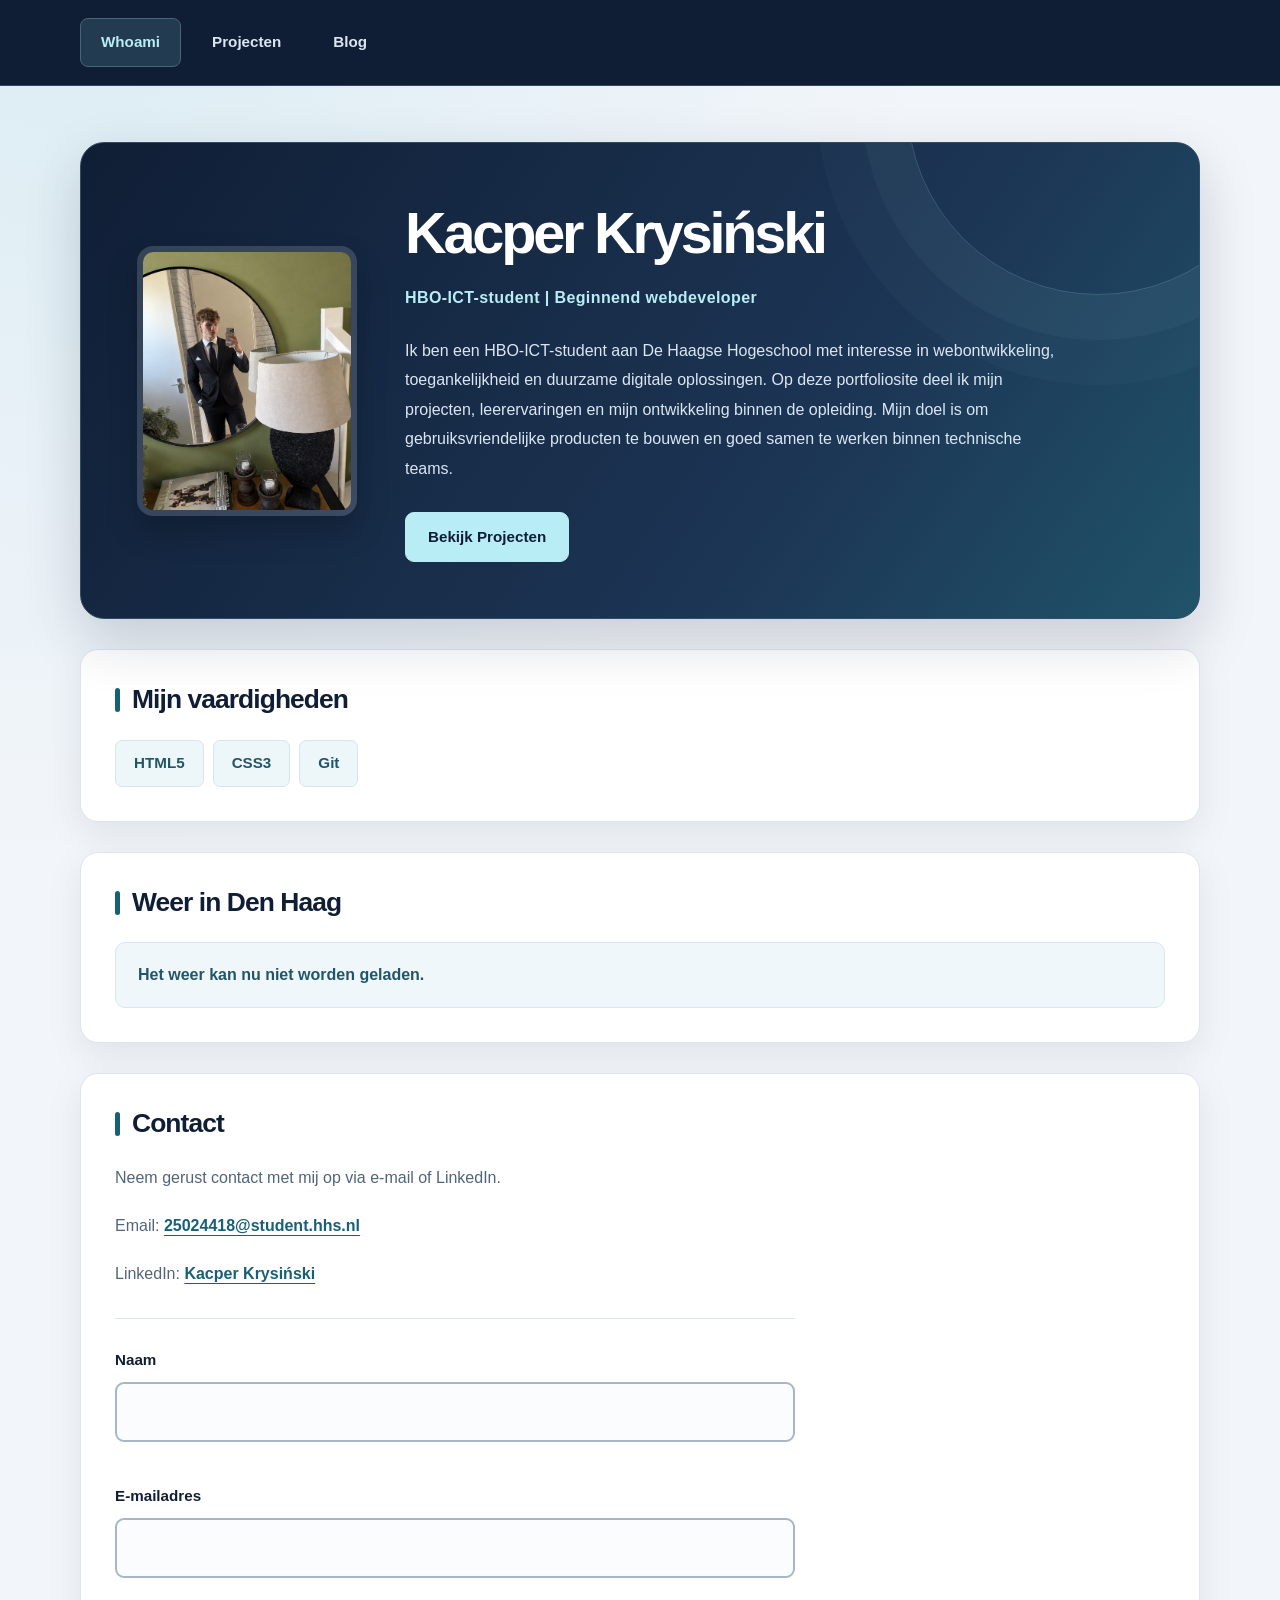
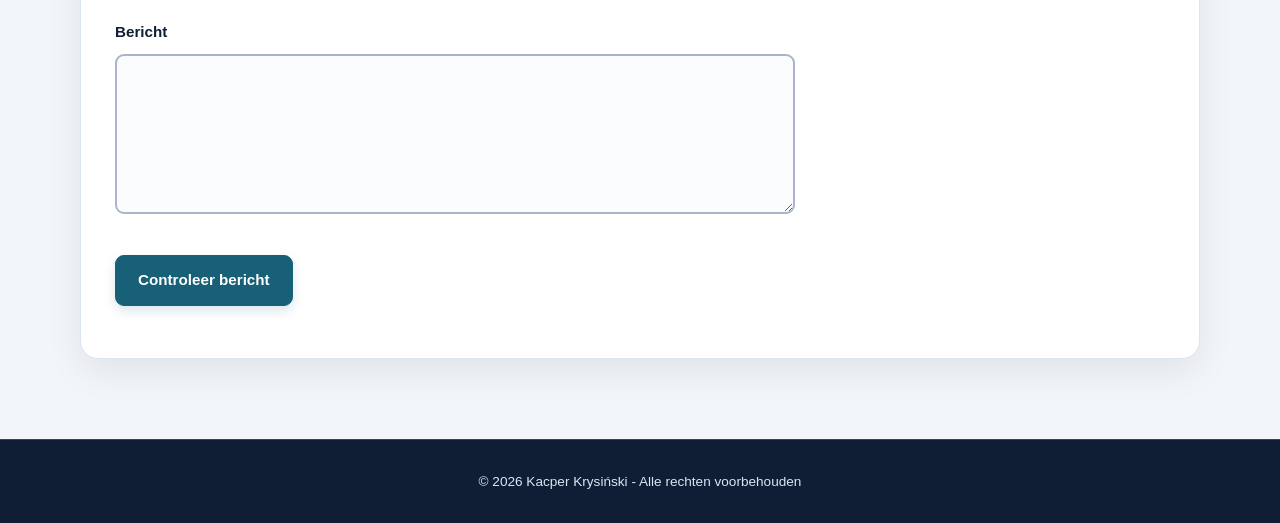
<file: index.html>
<!DOCTYPE html>
<html lang="nl">
<head>
    <meta charset="UTF-8">
    <meta name="viewport" content="width=device-width, initial-scale=1.0">
    <title>Portfolio - Whoami</title>
    <meta name="description" content="Persoonlijke portfolio met informatie over mij en mijn vaardigheden.">
    <link rel="stylesheet" href="css/style.css">

</head>
<body>
    <header>
        <nav>
            <a class="active" href="index.html">Whoami</a>
            <a href="projecten.html">Projecten</a>
            <a href="blog.html">Blog</a>
        </nav>
    </header>

    <main>

<section class="intro">
<img src="img/foto.PNG" alt="Profielfoto van Kacper Krysiński">
<div class="intro-text">
    <h1>Kacper Krysiński</h1>
    <p class="functieomschrijving"> HBO-ICT-student | Beginnend webdeveloper</p>

    <p>Ik ben een HBO-ICT-student aan De Haagse Hogeschool met interesse
        in webontwikkeling, toegankelijkheid en duurzame digitale oplossingen.
        Op deze portfoliosite deel ik mijn projecten, leerervaringen en mijn
        ontwikkeling binnen de opleiding. Mijn doel is om gebruiksvriendelijke
        producten te bouwen en goed samen te werken binnen technische teams.</p>
    <a href="projecten.html" class="button">Bekijk Projecten</a>
</div>
</section>

<section class="vaardigheden">
    <h2>Mijn vaardigheden</h2>

    <p class="tags">
        <span>HTML5</span>
        <span>CSS3</span>
        <span>Git</span>
    </p>
</section>

<section class="weer">
    <h2>Weer in Den Haag</h2>
    <div id="weer-resultaat" aria-live="polite">
        Gegevens laden...
    </div>
</section>

<section class="contact">
    <h2>Contact</h2>
    <p>Neem gerust contact met mij op via e-mail of LinkedIn.</p>
    <p>Email: <a href="mailto:25024418@student.hhs.nl">25024418@student.hhs.nl</a></p>
    <p>LinkedIn: <a href="https://www.linkedin.com/in/kacper-krysiński-9b8b8b2b/" target="_blank">Kacper Krysiński</a></p>

    <form id="contactformulier" novalidate>
        <label for="naam">Naam</label>
<input id="naam" name="naam" type="text" aria-describedby="naam-fout">
<p id="naam-fout" aria-live="polite"></p>

       <label for="email">E-mailadres</label>
<input id="email" name="email" type="email" aria-describedby="email-fout">
<p id="email-fout" aria-live="polite"></p>

        <label for="bericht">Bericht</label>
<textarea id="bericht" name="bericht" aria-describedby="bericht-fout"></textarea>
<p id="bericht-fout" aria-live="polite"></p>

        <button type="submit">Controleer bericht</button>
        <p id="formulier-status" role="status" aria-live="polite"></p>
    </form>
</section>

    </main>

    <footer>
        <p>&copy; 2026 Kacper Krysiński - Alle rechten voorbehouden</p>
    </footer>

<script src="js/contact.js"></script>
<script src="js/weer.js"></script>

</body>
</html>
</file>
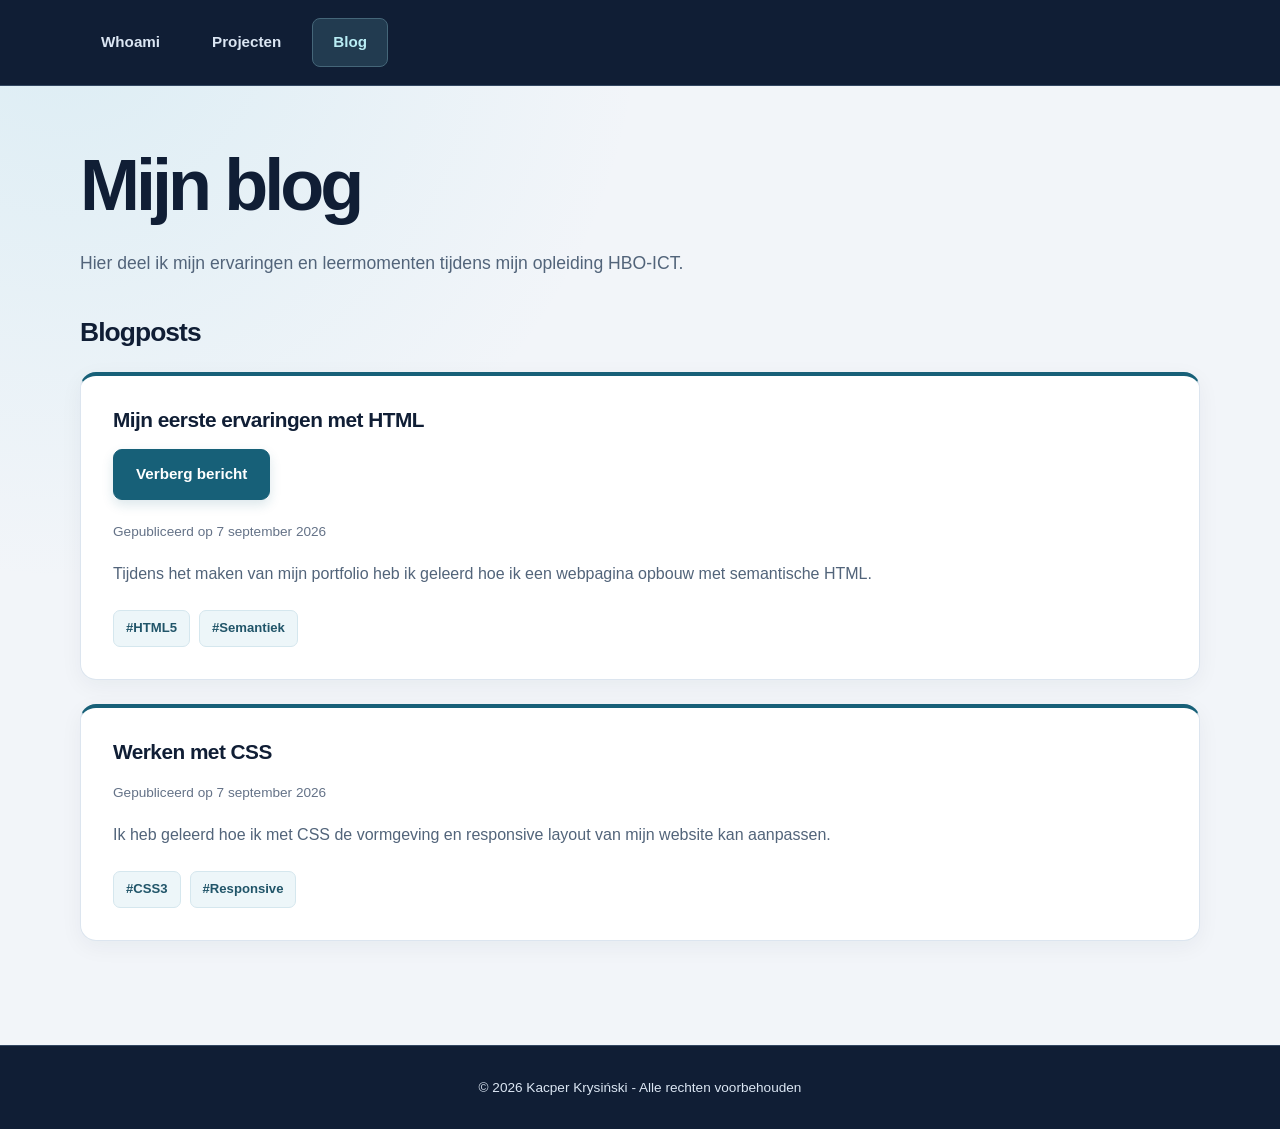
<file: blog.html>
<!DOCTYPE html>
<html lang="nl">
<head>
    <meta charset="UTF-8">
    <meta name="viewport" content="width=device-width, initial-scale=1.0">
    <title>Portfolio - Blog</title>
    <meta name="description" content="Blog over mijn ervaringen en leermomenten tijdens de opleiding HBO-ICT.">
    <link rel="stylesheet" href="css/style.css">
</head>
<body>
    <header>
        <nav>
            <a href="index.html">Whoami</a>
            <a href="projecten.html">Projecten</a>
            <a class="active" href="blog.html">Blog</a>
        </nav>
    </header>

    <main>
        <h1>Mijn blog</h1>
       
     <p>Hier deel ik mijn ervaringen en leermomenten tijdens mijn opleiding HBO-ICT.</p>
    
     <section>
    <h2>Blogposts</h2>

    <article>
        <h3>Mijn eerste ervaringen met HTML</h3>
        <button type="button" id="eerste-blog-knop" aria-expanded="true">
    Verberg bericht
</button>
         <p class="meta">Gepubliceerd op <time datetime="2026-09-07">7 september 2026</time></p>
        <p id="eerste-blog-tekst">
    Tijdens het maken van mijn portfolio heb ik geleerd hoe ik een
    webpagina opbouw met semantische HTML.
</p>

        <p class="tags">
            <span>#HTML5</span>
            <span>#Semantiek</span>
        </p>
    </article>

    <article>
        <h3>Werken met CSS</h3>
         <p class="meta">Gepubliceerd op <time datetime="2026-09-07">7 september 2026</time></p>
        <p>
            Ik heb geleerd hoe ik met CSS de vormgeving en responsive layout
            van mijn website kan aanpassen.
        </p>

        <p class="tags">
            <span>#CSS3</span>
            <span>#Responsive</span>
        </p>
    </article>
</section>

    </main>

    <footer>
        <p>&copy; 2026 Kacper Krysiński - Alle rechten voorbehouden</p>
    </footer>
<script src="js/blog.js"></script>
</body>
</html>
</file>
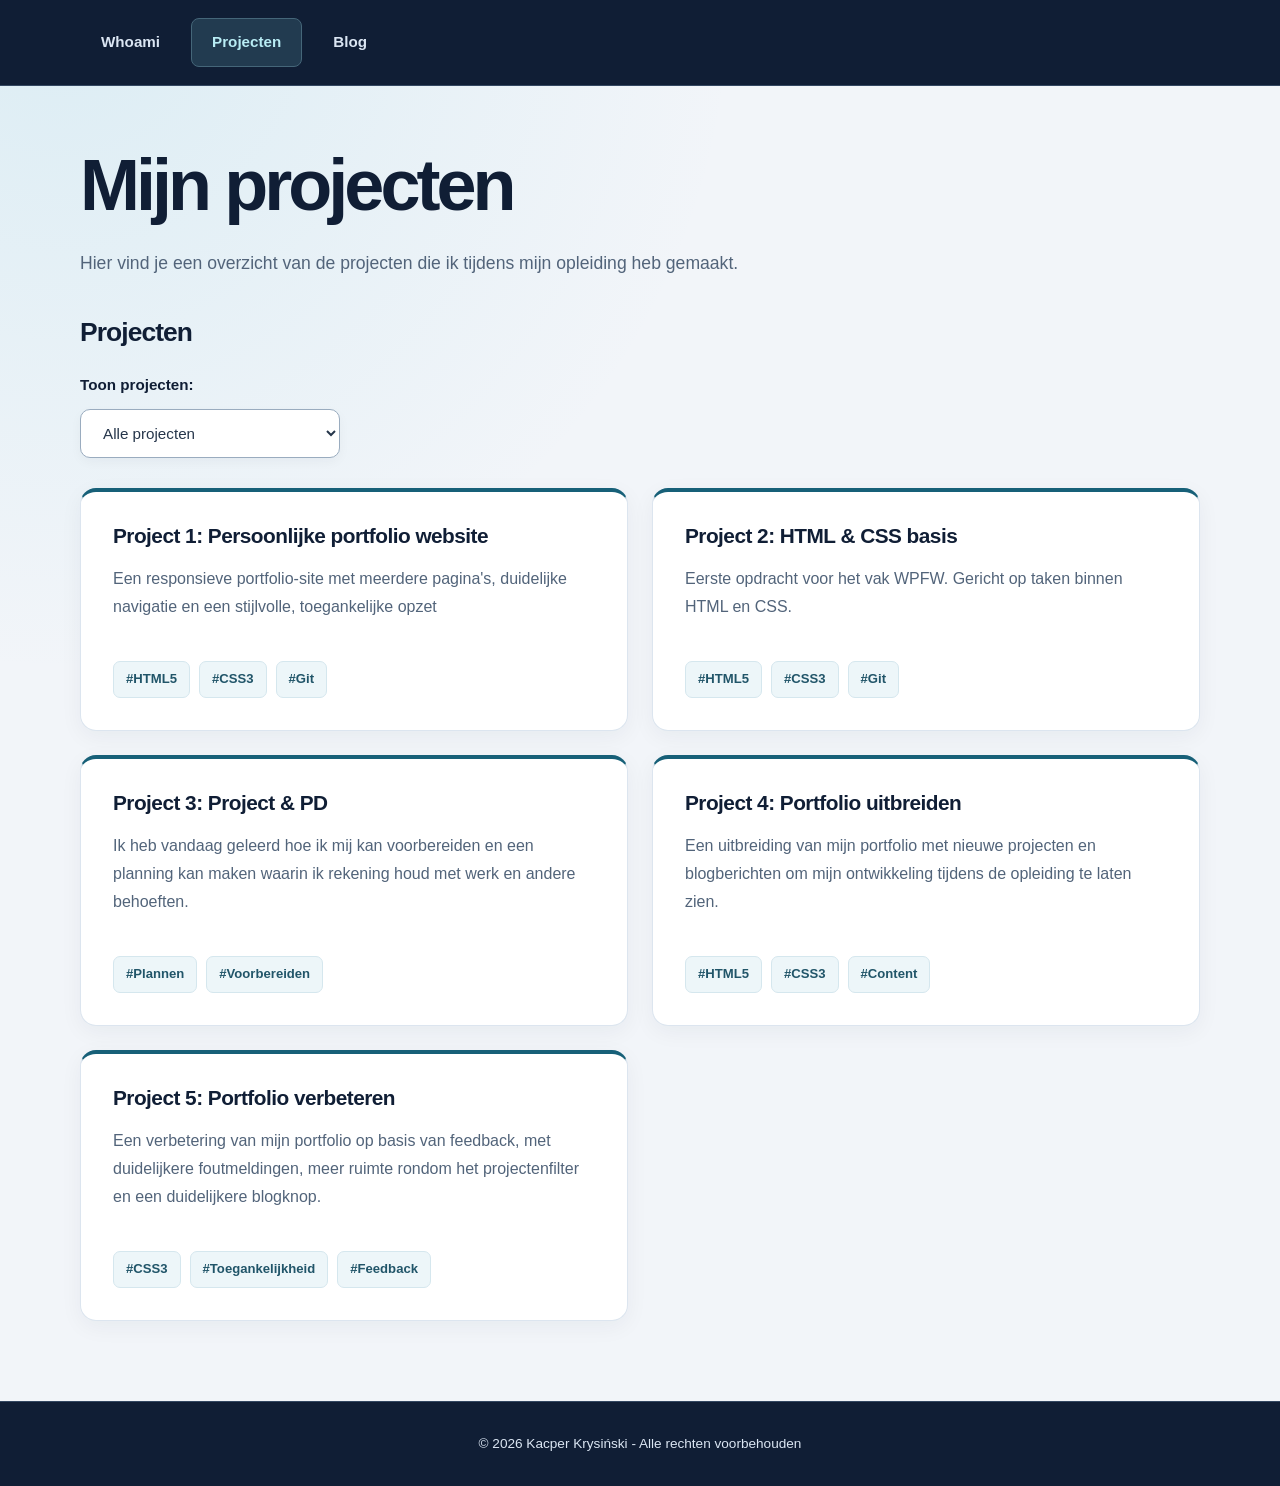
<file: projecten.html>
<!DOCTYPE html>
<html lang="nl">

<head>
    <meta charset="UTF-8">
    <meta name="viewport" content="width=device-width, initial-scale=1.0">
    <title>Portfolio - projecten</title>
    <meta name="description" content="Overzicht van projecten die ik heb gemaakt tijdens mijn studie.">
<link rel="stylesheet" href="css/style.css">
</head>

<body>

    <header>
<nav>
        <a href="index.html">Whoami</a>
        <a class="active" href="projecten.html">Projecten</a>
        <a href="blog.html">Blog</a>
    </nav>
    </header>

    <main>
    <h1>Mijn projecten</h1>
    <p>Hier vind je een overzicht van de projecten die ik tijdens mijn opleiding heb gemaakt.</p>


 <section>
        <h2>Projecten</h2>

        <label for="project-filter">Toon projecten:</label>
<select id="project-filter">
    <option value="alle">Alle projecten</option>
    <option value="portfolio">Portfolio</option>
    <option value="basis">HTML & CSS basis</option>
    <option value="pd">Project & PD</option>
</select>

<div id="projecten-lijst"></div>

    </section>

</main>



<footer>
    <p>&copy; 2026 Kacper Krysiński - Alle rechten voorbehouden</p>
</footer>

<script src="js/projecten.js"></script>

</body>
</html>
</file>
<file: css/style.css>
/* BASIS */
:root {
    --navy: #101e35;
    --navy-light: #1c3554;
    --accent: #176078;
    --text: #26364b;
    --muted: #52647a;
    --border: #dce5ef;
    --shadow: 0 12px 36px rgba(16, 30, 53, 0.08);
}

* {
    box-sizing: border-box;
}

body {
    margin: 0;
    min-height: 100vh;
    display: flex;
    flex-direction: column;
    font-family: "Segoe UI", Arial, sans-serif;
    font-size: 16px;
    line-height: 1.75;
    color: var(--text);
    background:
        radial-gradient(
            circle at 5% 0%,
            rgba(103, 194, 218, 0.16),
            transparent 35%
        ),
        #f2f5f9;
}

h1,
h2,
h3 {
    color: var(--navy);
    line-height: 1.2;
}

h1 {
    margin: 0 0 20px;
    font-size: clamp(2.5rem, 6vw, 4.5rem);
    font-weight: 800;
    letter-spacing: -0.055em;
}

h2 {
    margin: 0 0 24px;
    font-size: 1.65rem;
    letter-spacing: -0.035em;
}

h3 {
    margin: 0 0 16px;
    font-size: 1.3rem;
    letter-spacing: -0.025em;
}

p {
    margin: 0 0 20px;
}

a {
    color: var(--accent);
    text-underline-offset: 4px;
}

a:hover {
    color: #103f50;
}

/* NAVIGATIE */
header {
    padding: 18px 30px;
    background-color: var(--navy);
    border-bottom: 1px solid #334761;
}

nav {
    max-width: 1120px;
    margin: 0 auto;
    display: flex;
    flex-wrap: wrap;
    align-items: center;
    gap: 10px;
}

nav a {
    padding: 10px 20px;
    border: 1px solid transparent;
    border-radius: 8px;
    color: #dbe6f3;
    font-size: 0.95rem;
    font-weight: 600;
    text-decoration: none;
    transition:
        background-color 0.2s,
        color 0.2s,
        border-color 0.2s;
}

nav a:hover {
    color: white;
    background-color: #223650;
}

nav a.active {
    color: #b9edf5;
    background-color: #223b50;
    border-color: #456679;
}

/* PAGINA */
main {
    width: 100%;
    max-width: 1180px;
    margin: 0 auto;
    padding: 56px 30px;
    flex: 1;
}

main > p {
    max-width: 720px;
    margin-bottom: 38px;
    color: var(--muted);
    font-size: 1.1rem;
}

/* INTRODUCTIE */
.intro {
    position: relative;
    isolation: isolate;
    display: flex;
    align-items: center;
    gap: 48px;
    padding: 56px;
    overflow: hidden;
    background: linear-gradient(
        125deg,
        #101e35 0%,
        #1c3554 65%,
        #20536a 100%
    );
    border: 1px solid #304d68;
    border-radius: 24px;
    box-shadow: 0 22px 55px rgba(16, 30, 53, 0.18);
}

.intro::before {
    content: "";
    position: absolute;
    z-index: -1;
    width: 380px;
    height: 380px;
    top: -230px;
    right: -90px;
    border: 1px solid rgba(185, 237, 245, 0.2);
    border-radius: 50%;
    box-shadow:
        0 0 0 45px rgba(185, 237, 245, 0.035),
        0 0 0 90px rgba(185, 237, 245, 0.025);
    pointer-events: none;
}

.intro img {
    width: 220px;
    height: 270px;
    flex-shrink: 0;
    object-fit: cover;
    border: 6px solid rgba(255, 255, 255, 0.15);
    border-radius: 16px;
    box-shadow: 0 16px 30px rgba(0, 0, 0, 0.22);
}

.intro-text {
    min-width: 0;
}

.intro-text h1 {
    color: white;
    font-size: clamp(2.3rem, 4.5vw, 3.8rem);
    margin-bottom: 16px;
}

.functieomschrijving {
    margin-bottom: 24px;
    color: #b9edf5;
    font-size: 1rem;
    font-weight: 600;
    letter-spacing: 0.025em;
}

.intro-text > p:not(.functieomschrijving) {
    max-width: 650px;
    color: #dbe6f3;
    line-height: 1.85;
    margin-bottom: 28px;
}

/* KNOPPEN */
.button,
#eerste-blog-knop,
#contactformulier button {
    display: inline-flex;
    align-items: center;
    justify-content: center;
    padding: 13px 22px;
    border: 1px solid var(--accent);
    border-radius: 9px;
    background-color: var(--accent);
    color: white;
    font: inherit;
    font-size: 0.95rem;
    font-weight: 700;
    line-height: 1.5;
    text-decoration: none;
    cursor: pointer;
    box-shadow: 0 5px 12px rgba(23, 96, 120, 0.15);
    transition:
        background-color 0.2s,
        border-color 0.2s,
        box-shadow 0.2s;
}

.button:hover,
#eerste-blog-knop:hover,
#contactformulier button:hover {
    color: white;
    background-color: #10485b;
    border-color: #10485b;
    box-shadow: 0 7px 18px rgba(23, 96, 120, 0.22);
}

.intro .button {
    background-color: #b9edf5;
    border-color: #b9edf5;
    color: var(--navy);
    box-shadow: none;
}

.intro .button:hover {
    background-color: white;
    border-color: white;
    color: var(--navy);
}

#eerste-blog-knop {
    margin-bottom: 20px;
}

/* SECTIES */
.vaardigheden,
.weer,
.contact {
    margin-top: 30px;
    padding: 34px;
    background-color: white;
    border: 1px solid var(--border);
    border-radius: 18px;
    box-shadow: var(--shadow);
}

.vaardigheden h2,
.weer h2,
.contact h2 {
    display: flex;
    align-items: center;
    gap: 12px;
}

.vaardigheden h2::before,
.weer h2::before,
.contact h2::before {
    content: "";
    width: 5px;
    height: 24px;
    flex-shrink: 0;
    border-radius: 4px;
    background-color: var(--accent);
}

.vaardigheden .tags {
    margin: 0;
}

#weer-resultaat {
    padding: 18px 22px;
    border: 1px solid #d7e9ef;
    border-radius: 10px;
    background-color: #eff7fa;
    color: #215569;
    font-weight: 600;
}

#weer-resultaat p {
    margin: 0;
}

.contact > p {
    color: var(--muted);
}

.contact a {
    font-weight: 600;
    overflow-wrap: anywhere;
}

/* PROJECTENFILTER */
label[for="project-filter"] {
    display: block;
    margin-bottom: 10px;
    color: var(--navy);
    font-size: 0.95rem;
    font-weight: 700;
}

#project-filter {
    min-width: 260px;
    max-width: 100%;
    margin-bottom: 30px;
    padding: 14px 18px;
    border: 1px solid #9aacbf;
    border-radius: 10px;
    background-color: white;
    color: var(--text);
    font: inherit;
    font-size: 0.95rem;
    cursor: pointer;
    box-shadow: 0 4px 12px rgba(16, 30, 53, 0.04);
}

/* PROJECTKAARTEN */
#projecten-lijst {
    display: grid;
    grid-template-columns: repeat(2, minmax(0, 1fr));
    gap: 24px;
}

article {
    padding: 32px;
    margin-bottom: 24px;
    background-color: white;
    border: 1px solid var(--border);
    border-top: 4px solid var(--accent);
    border-radius: 16px;
    box-shadow: 0 6px 22px rgba(16, 30, 53, 0.05);
    transition:
        border-color 0.2s,
        box-shadow 0.2s;
}

article:hover {
    border-color: #9cbfce;
    border-top-color: var(--accent);
    box-shadow: 0 14px 32px rgba(16, 30, 53, 0.1);
}

#projecten-lijst article {
    min-width: 0;
    display: flex;
    flex-direction: column;
    margin: 0;
}

article > p:not(.tags):not(.meta) {
    color: var(--muted);
}

article > :last-child {
    margin-bottom: 0;
}

#projecten-lijst article .tags {
    margin-top: auto;
    padding-top: 20px;
}

.meta {
    margin-bottom: 16px;
    color: #647287;
    font-size: 0.85rem;
}

/* LABELS */
.tags {
    display: flex;
    flex-wrap: wrap;
    gap: 9px;
    margin-top: 22px;
}

.tags span {
    display: inline-block;
    padding: 6px 12px;
    border: 1px solid #d5e7ee;
    border-radius: 7px;
    background-color: #edf6f9;
    color: #215569;
    font-size: 0.82rem;
    font-weight: 600;
}

.vaardigheden .tags span {
    padding: 9px 18px;
    font-size: 0.95rem;
}

/* CONTACTFORMULIER */
#contactformulier {
    max-width: 680px;
    margin-top: 30px;
    padding-top: 28px;
    border-top: 1px solid var(--border);
}

#contactformulier label {
    display: block;
    margin-bottom: 8px;
    color: var(--navy);
    font-size: 0.95rem;
    font-weight: 600;
}

#contactformulier input,
#contactformulier textarea {
    display: block;
    width: 100%;
    padding: 14px 16px;
    border: 2px solid #a6b6c8;
    border-radius: 9px;
    background-color: #fbfcfe;
    color: var(--text);
    font: inherit;
    transition:
        border-color 0.2s,
        background-color 0.2s;
}

#contactformulier textarea {
    min-height: 160px;
    resize: vertical;
}

#contactformulier input:focus,
#contactformulier textarea:focus {
    border-color: var(--accent);
    background-color: white;
}

#naam-fout,
#email-fout,
#bericht-fout {
    min-height: 1.2em;
    margin: 7px 0 18px;
    color: #b00020;
    font-size: 0.85rem;
    font-weight: 600;
}

#contactformulier [aria-invalid="true"] {
    border-color: #b00020;
}

#formulier-status {
    margin: 18px 0 0;
    color: var(--text);
    font-size: 0.95rem;
    font-weight: 600;
}

/* TOETSENBORD */
a:focus-visible,
button:focus-visible,
input:focus-visible,
textarea:focus-visible,
select:focus-visible {
    outline: 3px solid var(--accent);
    outline-offset: 4px;
}

nav a:focus-visible,
.intro .button:focus-visible {
    outline-color: #b9edf5;
}

/* FOOTER */
footer {
    margin-top: 24px;
    padding: 30px 20px;
    border-top: 1px solid #334761;
    background-color: var(--navy);
    color: #dbe6f3;
    text-align: center;
    font-size: 0.85rem;
}

footer p {
    margin: 0;
}

/* TABLET */
@media (max-width: 800px) {
    .intro {
        gap: 30px;
        padding: 34px;
    }

    .intro img {
        width: 160px;
        height: 210px;
    }

    #projecten-lijst {
        grid-template-columns: 1fr;
    }
}

/* MOBIEL */
@media (max-width: 600px) {
    header {
        padding: 14px 16px;
    }

    nav {
        gap: 6px;
    }

    nav a {
        padding: 8px 12px;
        font-size: 0.9rem;
    }

    main {
        padding: 28px 16px;
    }

    .intro {
        flex-direction: column;
        align-items: flex-start;
        gap: 26px;
        padding: 28px;
        border-radius: 18px;
    }

    .intro img {
        width: 150px;
        height: 185px;
    }

    .intro-text h1 {
        font-size: 2.4rem;
    }

    .vaardigheden,
    .weer,
    .contact,
    article {
        padding: 24px;
    }

    h2 {
        font-size: 1.35rem;
    }

    #project-filter {
        width: 100%;
        min-width: 0;
    }

    #projecten-lijst {
        gap: 20px;
    }
}

/* MINDER BEWEGING */
@media (prefers-reduced-motion: reduce) {
    *,
    *::before,
    *::after {
        transition: none;
    }
}
</file>
